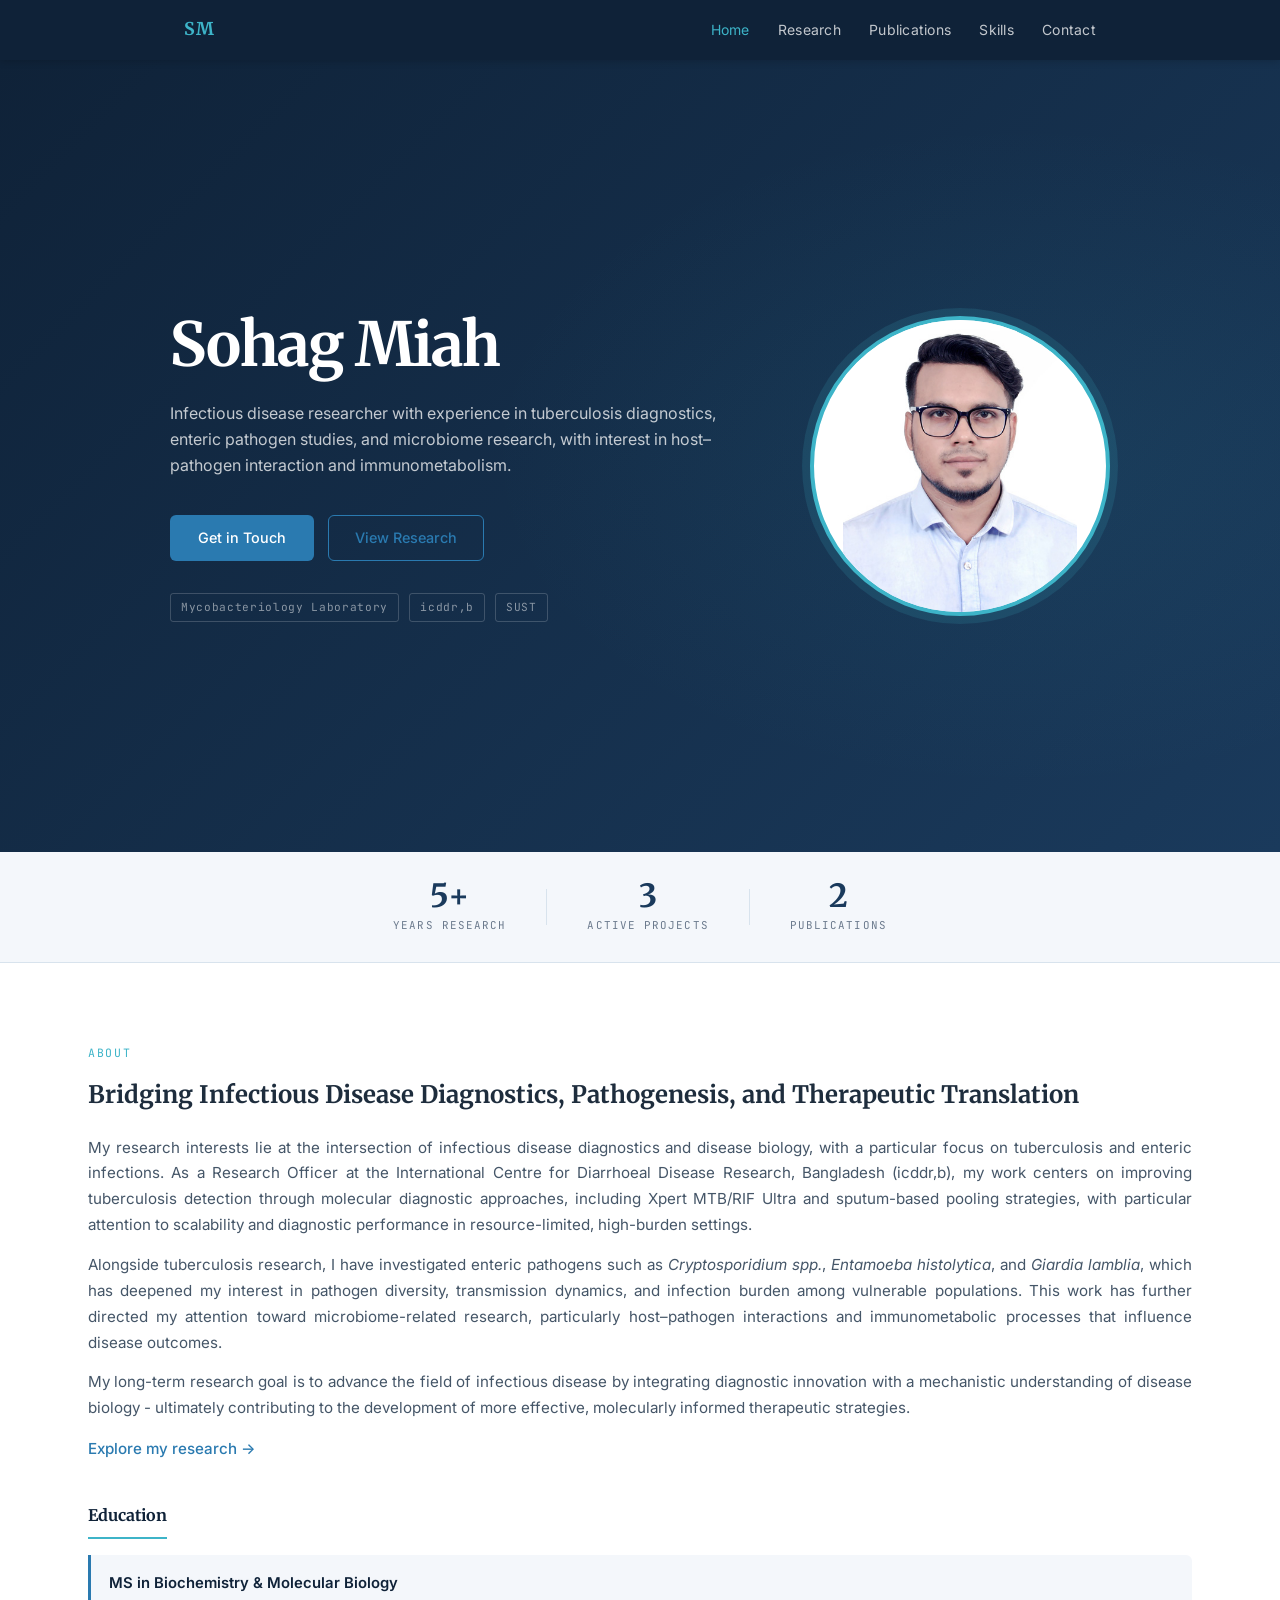
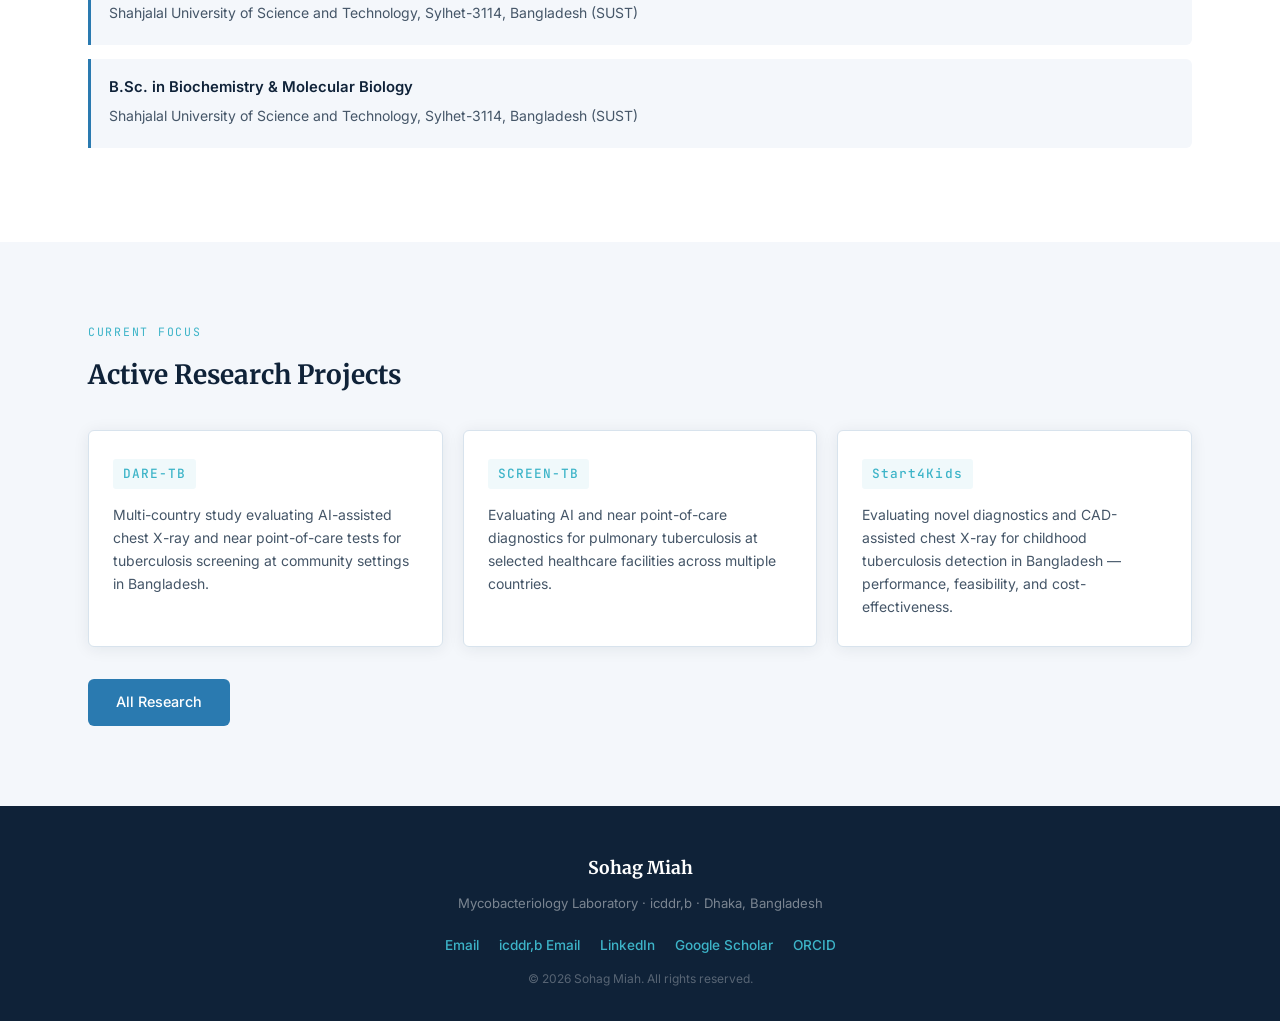
<file: index.html>
<!DOCTYPE html>
<html lang="en">
<head>
  <meta charset="UTF-8" />
  <meta name="viewport" content="width=device-width, initial-scale=1.0"/>
  <title>Sohag Miah | Research Portfolio</title>
  <link rel="preconnect" href="https://fonts.googleapis.com">
  <link href="https://fonts.googleapis.com/css2?family=Merriweather:wght@300;400;700&family=Inter:wght@300;400;500;600&family=JetBrains+Mono:wght@400;500&display=swap" rel="stylesheet">
  <link rel="stylesheet" href="styles.css" />
  <link rel="icon" type="image/x-icon" href="favicon.ico">
<link rel="icon" type="image/png" sizes="192x192" href="favicon-192.png">
<link rel="apple-touch-icon" href="apple-touch-icon.png">
</head>
<body>

  <!-- NAV -->
  <header class="site-header">
    <nav class="nav-inner">
     <div class="nav-brand">SM</div>
      <ul class="nav-links">
        <li><a href="index.html" class="active">Home</a></li>
        <li><a href="research.html">Research</a></li>
        <li><a href="publications.html">Publications</a></li>
        <li><a href="skills.html">Skills</a></li>
        <li><a href="contact.html">Contact</a></li>
      </ul>
      <button class="nav-toggle" onclick="toggleMenu()">☰</button>
    </nav>
  </header>

  <!-- HERO -->
  <section class="hero">
    <div class="hero-content">
      <h1 class="hero-name">Sohag Miah</h1>
      <p class="hero-tagline">Infectious disease researcher with experience in tuberculosis diagnostics, enteric pathogen studies, and microbiome research, with interest in host–pathogen interaction and immunometabolism.</p>
      <div class="hero-links">
        <a href="mailto:jahidulhoquesohag@gmail.com" class="btn-primary">Get in Touch</a>
        <a href="research.html" class="btn-ghost">View Research</a>
      </div>
      <div class="hero-affiliations">
        <span class="affil-tag">Mycobacteriology Laboratory</span>
        <span class="affil-tag">icddr,b</span>
        <span class="affil-tag">SUST</span>
      </div>
    </div>
   <div class="hero-photo">
  <img src="profile.jpg" alt="Sohag Miah" />
</div>
  </section>

  <!-- QUICK STATS -->
  <section class="stats-bar">
    <div class="stat-item">
      <span class="stat-num">5+</span>
      <span class="stat-label">Years Research</span>
    </div>
    <div class="stat-divider"></div>
    <div class="stat-item">
      <span class="stat-num">3</span>
      <span class="stat-label">Active Projects</span>
    </div>
    <div class="stat-divider"></div>
    <div class="stat-item">
      <span class="stat-num">2</span>
      <span class="stat-label">Publications</span>
    </div>
  </section>

  <!-- ABOUT SNAPSHOT -->
  <section class="section about-snap">
    <div class="container">
      <div class="section-eyebrow">About</div>
      <div class="about-grid">
        <div class="about-text">
          <h2>Bridging Infectious Disease Diagnostics, Pathogenesis, and Therapeutic Translation</h2>
            <p>My research interests lie at the intersection of infectious disease diagnostics and disease biology, with a particular focus on tuberculosis and enteric infections. As a Research Officer at the International Centre for Diarrhoeal Disease Research, Bangladesh (icddr,b), my work centers on improving tuberculosis detection through molecular diagnostic approaches, including Xpert MTB/RIF Ultra and sputum-based pooling strategies, with particular attention to scalability and diagnostic performance in resource-limited, high-burden settings.</p>
            <p>Alongside tuberculosis research, I have investigated enteric pathogens such as <em>Cryptosporidium spp.</em>, <em>Entamoeba histolytica</em>, and <em>Giardia lamblia</em>, which has deepened my interest in pathogen diversity, transmission dynamics, and infection burden among vulnerable populations. This work has further directed my attention toward microbiome-related research, particularly host–pathogen interactions and immunometabolic processes that influence disease outcomes.</p>
            <p>My long-term research goal is to advance the field of infectious disease by integrating diagnostic innovation with a mechanistic understanding of disease biology - ultimately contributing to the development of more effective, molecularly informed therapeutic strategies.</p>
          <a href="research.html" class="inline-link">Explore my research →</a>
        </div>
        <div class="about-edu">
          <h3>Education</h3>
          <div class="edu-card">
            <div class="edu-degree">MS in Biochemistry & Molecular Biology</div>
            <div class="edu-inst">Shahjalal University of Science and Technology, Sylhet-3114, Bangladesh (SUST)</div>
          </div>
          <div class="edu-card">
            <div class="edu-degree">B.Sc. in Biochemistry & Molecular Biology</div>
            <div class="edu-inst">Shahjalal University of Science and Technology, Sylhet-3114, Bangladesh (SUST)</div>
          </div>
        </div>
      </div>
    </div>
  </section>

  <!-- CURRENT PROJECTS TEASER -->
  <section class="section projects-teaser">
    <div class="container">
      <div class="section-eyebrow">Current Focus</div>
      <h2>Active Research Projects</h2>
      <div class="project-cards">
        <div class="proj-card">
          <div class="proj-acronym">DARE-TB</div>
          <p>Multi-country study evaluating AI-assisted chest X-ray and near point-of-care tests for tuberculosis screening at community settings in Bangladesh.</p>
        </div>
        <div class="proj-card">
          <div class="proj-acronym">SCREEN-TB</div>
          <p>Evaluating AI and near point-of-care diagnostics for pulmonary tuberculosis at selected healthcare facilities across multiple countries.</p>
        </div>
        <div class="proj-card">
          <div class="proj-acronym">Start4Kids</div>
          <p>Evaluating novel diagnostics and CAD-assisted chest X-ray for childhood tuberculosis detection in Bangladesh — performance, feasibility, and cost-effectiveness.</p>
        </div>
      </div>
      <a href="research.html" class="btn-primary" style="margin-top:2rem;display:inline-block;">All Research</a>
    </div>
  </section>

  <!-- FOOTER -->
  <footer class="site-footer">
    <div class="container footer-inner">
      <div class="footer-name">Sohag Miah</div>
      <div class="footer-affil">Mycobacteriology Laboratory · icddr,b · Dhaka, Bangladesh</div>
      <div class="footer-links">
        <a href="mailto:jahidulhoquesohag@gmail.com">Email</a>
        <a href="mailto:sohag.miah1@icddrb.org">icddr,b Email</a>
  <a href="https://www.linkedin.com/in/sohag-miah1/" target="_blank">LinkedIn</a>
  <a href="https://scholar.google.com/citations?user=pTlmnM4AAAAJ&hl=en" target="_blank">Google Scholar</a>
  <a href="https://orcid.org/my-orcid?orcid=0000-0002-3999-5784" target="_blank">ORCID</a>
      </div>
      <div class="footer-copy">© 2026 Sohag Miah. All rights reserved.</div>
    </div>
  </footer>

  <script src="script.js"></script>
</body>
</html>
</file>
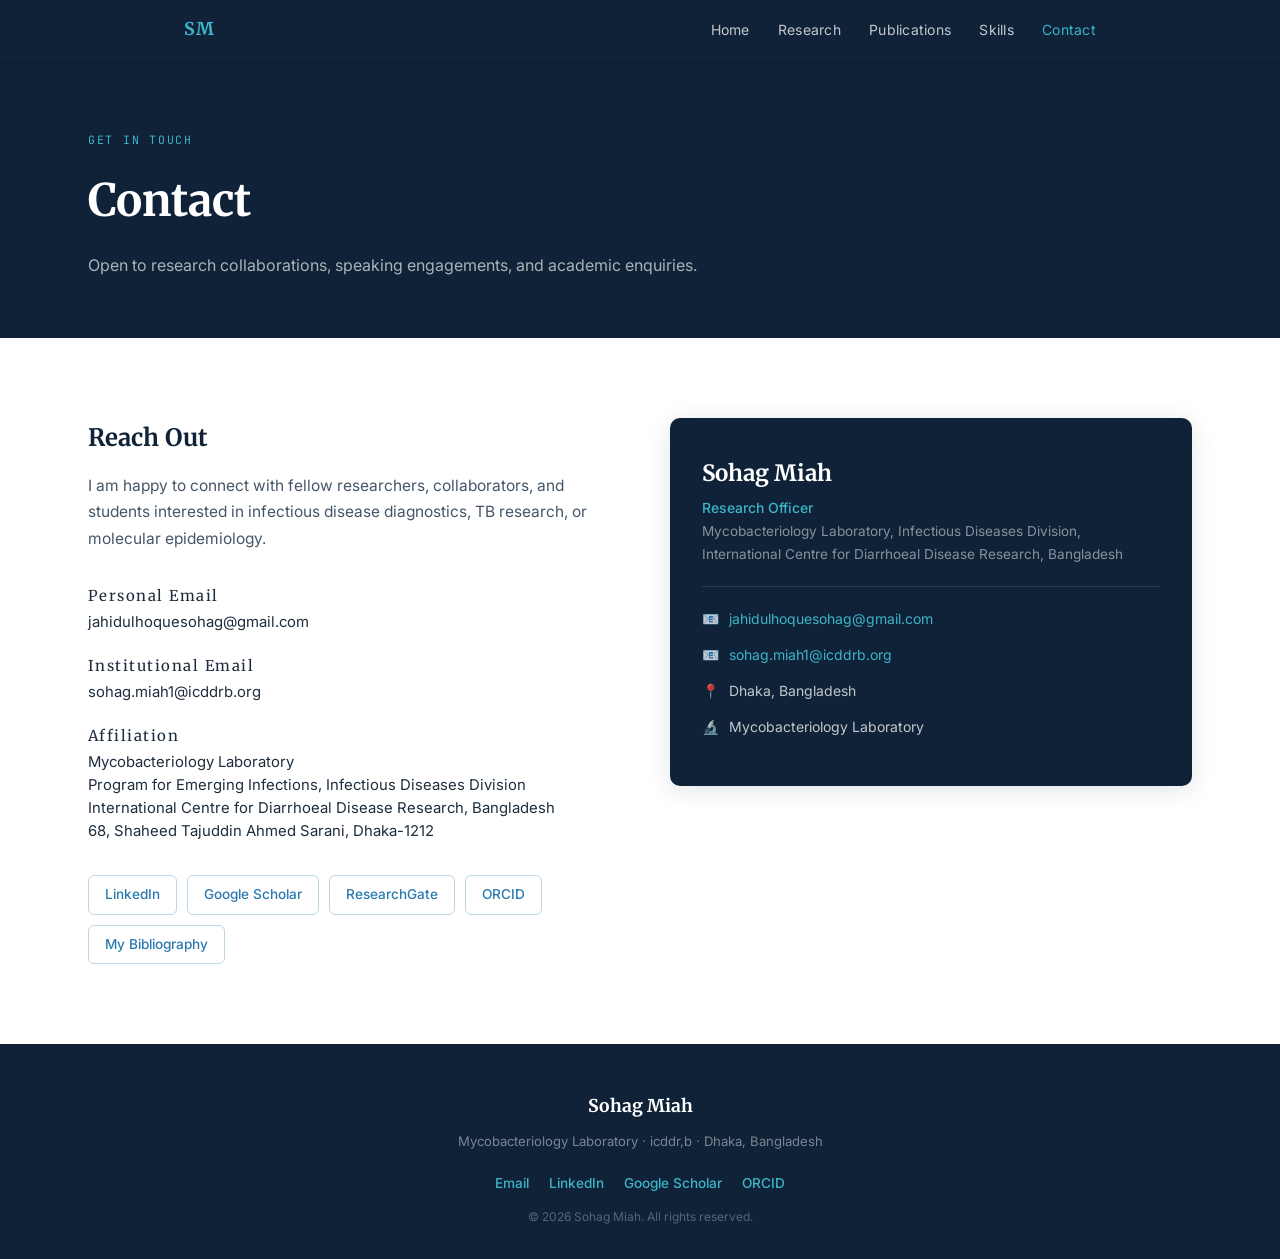
<file: contact.html>
<!DOCTYPE html>
<html lang="en">
<head>
  <meta charset="UTF-8" />
  <meta name="viewport" content="width=device-width, initial-scale=1.0"/>
  <title>Contact | Sohag Miah</title>
  <link rel="preconnect" href="https://fonts.googleapis.com">
  <link href="https://fonts.googleapis.com/css2?family=Merriweather:wght@300;400;700&family=Inter:wght@300;400;500;600&family=JetBrains+Mono:wght@400;500&display=swap" rel="stylesheet">
  <link rel="stylesheet" href="styles.css" />
  <link rel="icon" type="image/x-icon" href="favicon.ico">
<link rel="icon" type="image/png" sizes="192x192" href="favicon-192.png">
<link rel="apple-touch-icon" href="apple-touch-icon.png">
</head>
<body>

  <header class="site-header">
    <nav class="nav-inner">
      <div class="nav-brand">SM</div>
      <ul class="nav-links">
        <li><a href="index.html">Home</a></li>
        <li><a href="research.html">Research</a></li>
        <li><a href="publications.html">Publications</a></li>
        <li><a href="skills.html">Skills</a></li>
        <li><a href="contact.html" class="active">Contact</a></li>
      </ul>
      <button class="nav-toggle" onclick="toggleMenu()">☰</button>
    </nav>
  </header>

  <section class="page-hero">
    <div class="container">
      <div class="section-eyebrow">Get in Touch</div>
      <h1>Contact</h1>
      <p class="page-subtitle">Open to research collaborations, speaking engagements, and academic enquiries.</p>
    </div>
  </section>

  <section class="section">
    <div class="container">
      <div class="contact-grid">

        <div class="contact-info">
          <h2>Reach Out</h2>
          <p>I am happy to connect with fellow researchers, collaborators, and students interested in infectious disease diagnostics, TB research, or molecular epidemiology.</p>

          <div class="contact-items">
            <div class="contact-item">
              <span class="contact-label">Personal Email</span>
              <a href="mailto:jahidulhoquesohag@gmail.com">jahidulhoquesohag@gmail.com</a>
            </div>
            <div class="contact-item">
              <span class="contact-label">Institutional Email</span>
              <a href="mailto:sohag.miah1@icddrb.org">sohag.miah1@icddrb.org</a>
            </div>
            <div class="contact-item">
              <span class="contact-label">Affiliation</span>
              <span>Mycobacteriology Laboratory<br>Program for Emerging Infections, Infectious Diseases Division<br>International Centre for Diarrhoeal Disease Research, Bangladesh<br>68, Shaheed Tajuddin Ahmed Sarani, Dhaka-1212</span>
            </div>
          </div>

          <div class="social-links">
            <a href="https://www.linkedin.com/in/sohag-miah1/" class="social-btn">LinkedIn</a>
            <a href="https://scholar.google.com/citations?user=pTlmnM4AAAAJ&hl=en" class="social-btn">Google Scholar</a>
            <a href="https://www.researchgate.net/profile/Sohag-Miah-5" class="social-btn">ResearchGate</a>
            <a href="https://orcid.org/my-orcid?orcid=0000-0002-3999-5784" class="social-btn">ORCID</a>
            <a href="https://www.ncbi.nlm.nih.gov/myncbi/collections/mybibliography/" class="social-btn">My Bibliography</a>
          </div>
        </div>

        <div class="contact-card">
          <div class="vcard">
            <div class="vcard-name">Sohag Miah</div>
            <div class="vcard-title">Research Officer</div>
            <div class="vcard-org">Mycobacteriology Laboratory, Infectious Diseases Division, International Centre for Diarrhoeal Disease Research, Bangladesh</div>
            <div class="vcard-divider"></div>
            <div class="vcard-field">
              <span>📧</span>
              <a href="mailto:jahidulhoquesohag@gmail.com">jahidulhoquesohag@gmail.com</a>
            </div>
            <div class="vcard-field">
              <span>📧</span>
              <a href="mailto:sohag.miah1@icddrb.org">sohag.miah1@icddrb.org</a>
            </div>
            <div class="vcard-field">
              <span>📍</span>
              <span>Dhaka, Bangladesh</span>
            </div>
            <div class="vcard-field">
              <span>🔬</span>
              <span>Mycobacteriology Laboratory</span>
            </div>
          </div>
        </div>

      </div>
    </div>
  </section>

  <footer class="site-footer">
    <div class="container footer-inner">
      <div class="footer-name">Sohag Miah</div>
      <div class="footer-affil">Mycobacteriology Laboratory · icddr,b · Dhaka, Bangladesh</div>
      <div class="footer-links">
        <a href="mailto:jahidulhoquesohag@gmail.com">Email</a>
        <a href="https://www.linkedin.com/in/sohag-miah1/">LinkedIn</a>
        <a href="https://scholar.google.com/citations?user=pTlmnM4AAAAJ&hl=en">Google Scholar</a>
        <a href="https://orcid.org/my-orcid?orcid=0000-0002-3999-5784">ORCID</a>
      </div>
      <div class="footer-copy">© 2026 Sohag Miah. All rights reserved.</div>
    </div>
  </footer>
  <script src="script.js"></script>
</body>
</html>
</file>
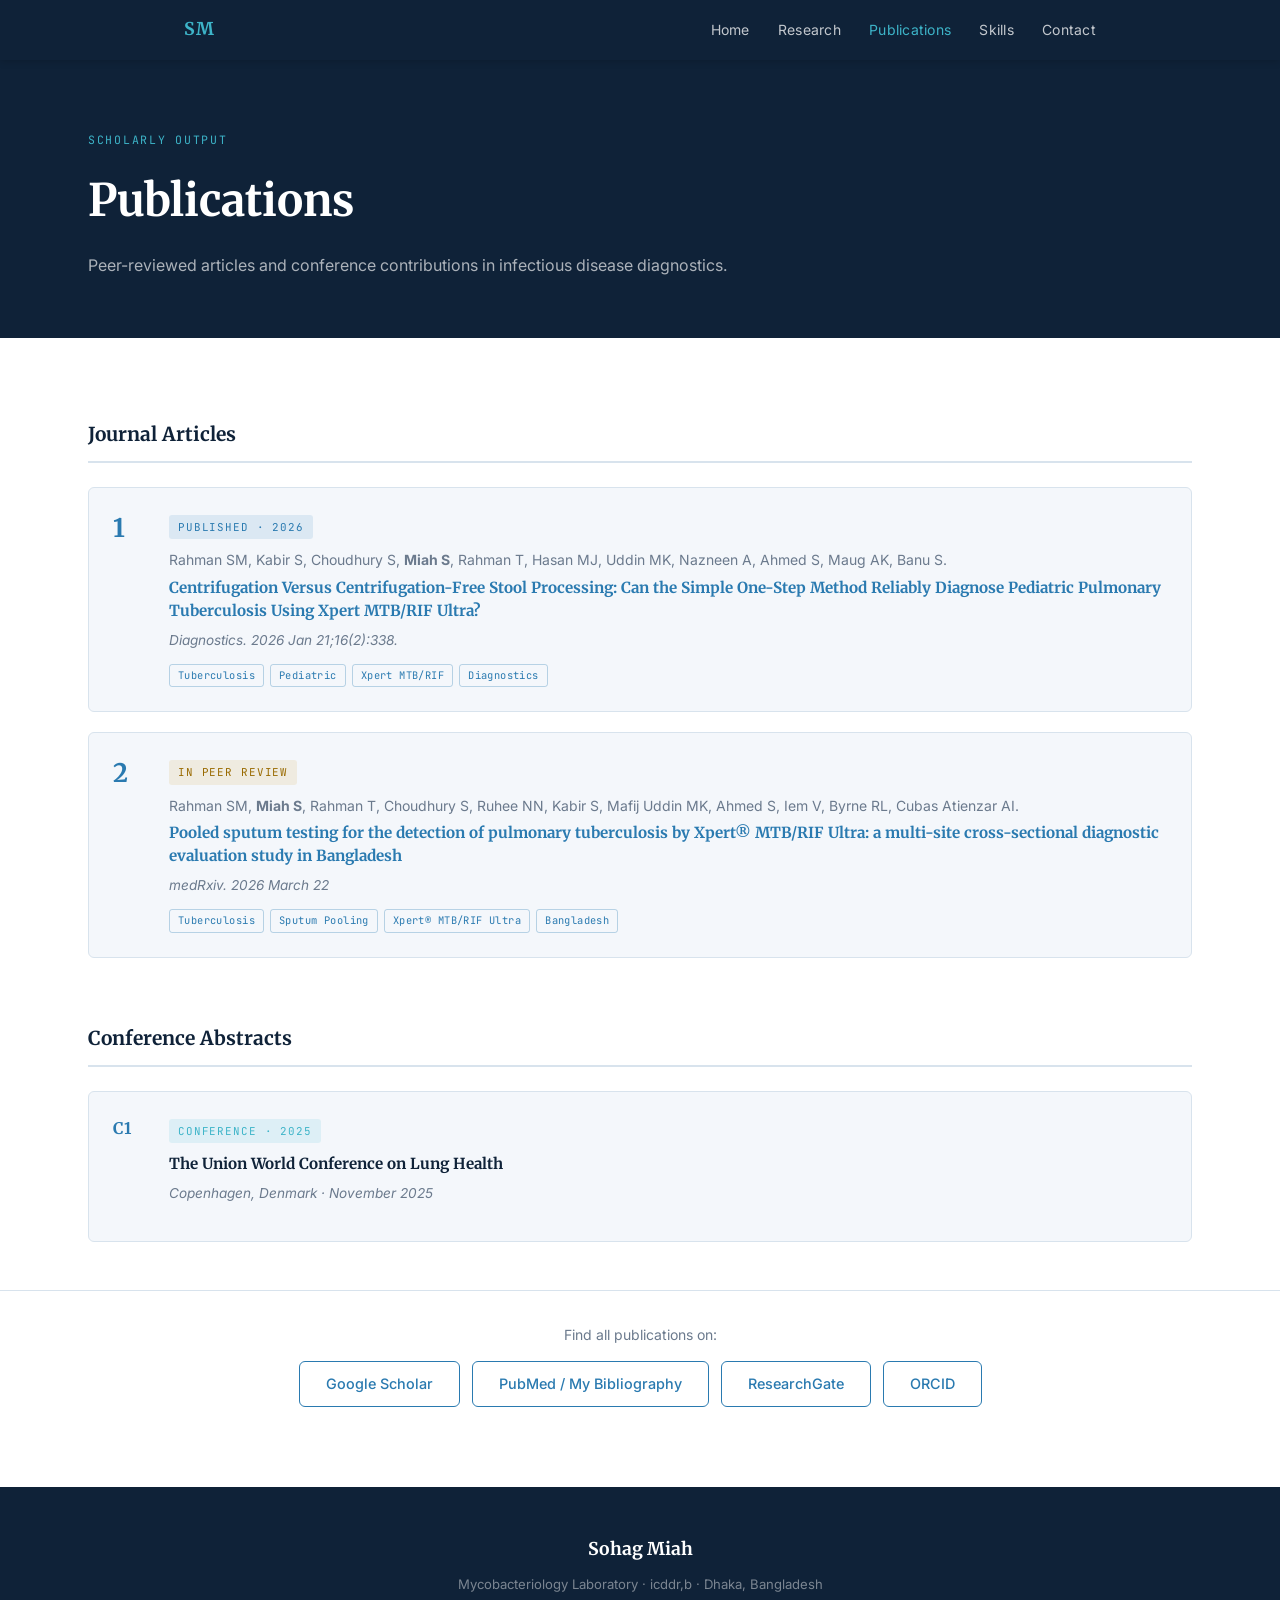
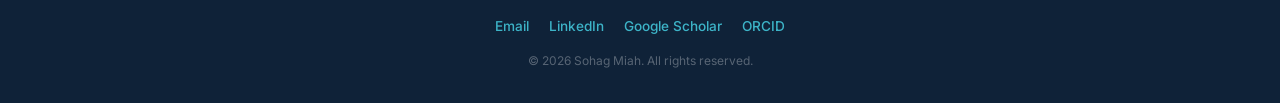
<file: publications.html>
<!DOCTYPE html>
<html lang="en">
<head>
  <meta charset="UTF-8" />
  <meta name="viewport" content="width=device-width, initial-scale=1.0"/>
  <title>Publications | Sohag Miah</title>
  <link rel="preconnect" href="https://fonts.googleapis.com">
  <link href="https://fonts.googleapis.com/css2?family=Merriweather:wght@300;400;700&family=Inter:wght@300;400;500;600&family=JetBrains+Mono:wght@400;500&display=swap" rel="stylesheet">
  <link rel="stylesheet" href="styles.css" />
  <link rel="icon" type="image/x-icon" href="favicon.ico">
<link rel="icon" type="image/png" sizes="192x192" href="favicon-192.png">
<link rel="apple-touch-icon" href="apple-touch-icon.png">
</head>
<body>

  <header class="site-header">
    <nav class="nav-inner">
      <div class="nav-brand">SM</div>
      <ul class="nav-links">
        <li><a href="index.html">Home</a></li>
        <li><a href="research.html">Research</a></li>
        <li><a href="publications.html" class="active">Publications</a></li>
        <li><a href="skills.html">Skills</a></li>
        <li><a href="contact.html">Contact</a></li>
      </ul>
      <button class="nav-toggle" onclick="toggleMenu()">☰</button>
    </nav>
  </header>

  <section class="page-hero">
    <div class="container">
      <div class="section-eyebrow">Scholarly Output</div>
      <h1>Publications</h1>
      <p class="page-subtitle">Peer-reviewed articles and conference contributions in infectious disease diagnostics.</p>
    </div>
  </section>

  <section class="section">
    <div class="container">

      <h2 class="pub-section-title">Journal Articles</h2>

      <div class="pub-list">

        <div class="pub-card">
          <div class="pub-number">1</div>
          <div class="pub-content">
            <div class="pub-status published">Published · 2026</div>
            <p class="pub-authors">Rahman SM, Kabir S, Choudhury S, <strong>Miah S</strong>, Rahman T, Hasan MJ, Uddin MK, Nazneen A, Ahmed S, Maug AK, Banu S.</p>
        <p class="pub-title">
  <a href="https://doi.org/10.3390/diagnostics16020338" target="_blank" rel="noopener noreferrer">
    Centrifugation Versus Centrifugation-Free Stool Processing: Can the Simple One-Step Method Reliably Diagnose Pediatric Pulmonary Tuberculosis Using Xpert MTB/RIF Ultra?  </a>
</p>
            <p class="pub-journal">Diagnostics. 2026 Jan 21;16(2):338.</p>
            <div class="pub-tags">
              <span class="tag">Tuberculosis</span>
              <span class="tag">Pediatric</span>
              <span class="tag">Xpert MTB/RIF</span>
              <span class="tag">Diagnostics</span>
            </div>
          </div>
        </div>

        <div class="pub-card">
          <div class="pub-number">2</div>
          <div class="pub-content">
            <div class="pub-status review">In Peer Review</div>
            <p class="pub-authors">Rahman SM, <strong>Miah S</strong>, Rahman T, Choudhury S, Ruhee NN, Kabir S, Mafij Uddin MK, Ahmed S, Iem V, Byrne RL, Cubas Atienzar AI.</p>
            <p class="pub-title">
  <a href="https://doi.org/10.64898/2026.03.19.26348771" target="_blank" rel="noopener noreferrer">
    Pooled sputum testing for the detection of pulmonary tuberculosis by Xpert® MTB/RIF Ultra: a multi-site cross-sectional diagnostic evaluation study in Bangladesh  </a>
            </p>
            <p class="pub-journal">medRxiv. 2026 March 22</p>
            <div class="pub-tags">
              <span class="tag">Tuberculosis</span>
              <span class="tag">Sputum Pooling</span>
              <span class="tag">Xpert® MTB/RIF Ultra</span>
              <span class="tag">Bangladesh</span>
            </div>
          </div>
        </div>

      </div>

      <h2 class="pub-section-title" style="margin-top:4rem;">Conference Abstracts</h2>

      <div class="pub-list">
        <div class="pub-card">
          <div class="pub-number conf">C1</div>
          <div class="pub-content">
            <div class="pub-status conf-badge">Conference · 2025</div>
            <p class="pub-title">The Union World Conference on Lung Health</p>
            <p class="pub-journal">Copenhagen, Denmark · November 2025</p>
            </div>
          </div>
        </div>
      </div>

      <div class="scholar-links">
        <p>Find all publications on:</p>
        <div class="scholar-btns">
          <a href="https://scholar.google.com/citations?user=pTlmnM4AAAAJ&hl=en" class="btn-ghost">Google Scholar</a>
          <a href="https://www.ncbi.nlm.nih.gov/myncbi/collections/mybibliography/" class="btn-ghost">PubMed / My Bibliography</a>
          <a href="https://www.researchgate.net/profile/Sohag-Miah-5" class="btn-ghost">ResearchGate</a>
          <a href="https://orcid.org/my-orcid?orcid=0000-0002-3999-5784" class="btn-ghost">ORCID</a>
        </div>
      </div>

    </div>
  </section>

  <footer class="site-footer">
    <div class="container footer-inner">
      <div class="footer-name">Sohag Miah</div>
      <div class="footer-affil">Mycobacteriology Laboratory · icddr,b · Dhaka, Bangladesh</div>
      <div class="footer-links">
        <a href="mailto:jahidulhoquesohag@gmail.com">Email</a>
        <a href="https://www.linkedin.com/in/sohag-miah1/">LinkedIn</a>
        <a href="https://scholar.google.com/citations?user=pTlmnM4AAAAJ&hl=en">Google Scholar</a>
        <a href="https://orcid.org/my-orcid?orcid=0000-0002-3999-5784">ORCID</a>
      </div>
      <div class="footer-copy">© 2026 Sohag Miah. All rights reserved.</div>
    </div>
  </footer>
  <script src="script.js"></script>
</body>
</html>
</file>
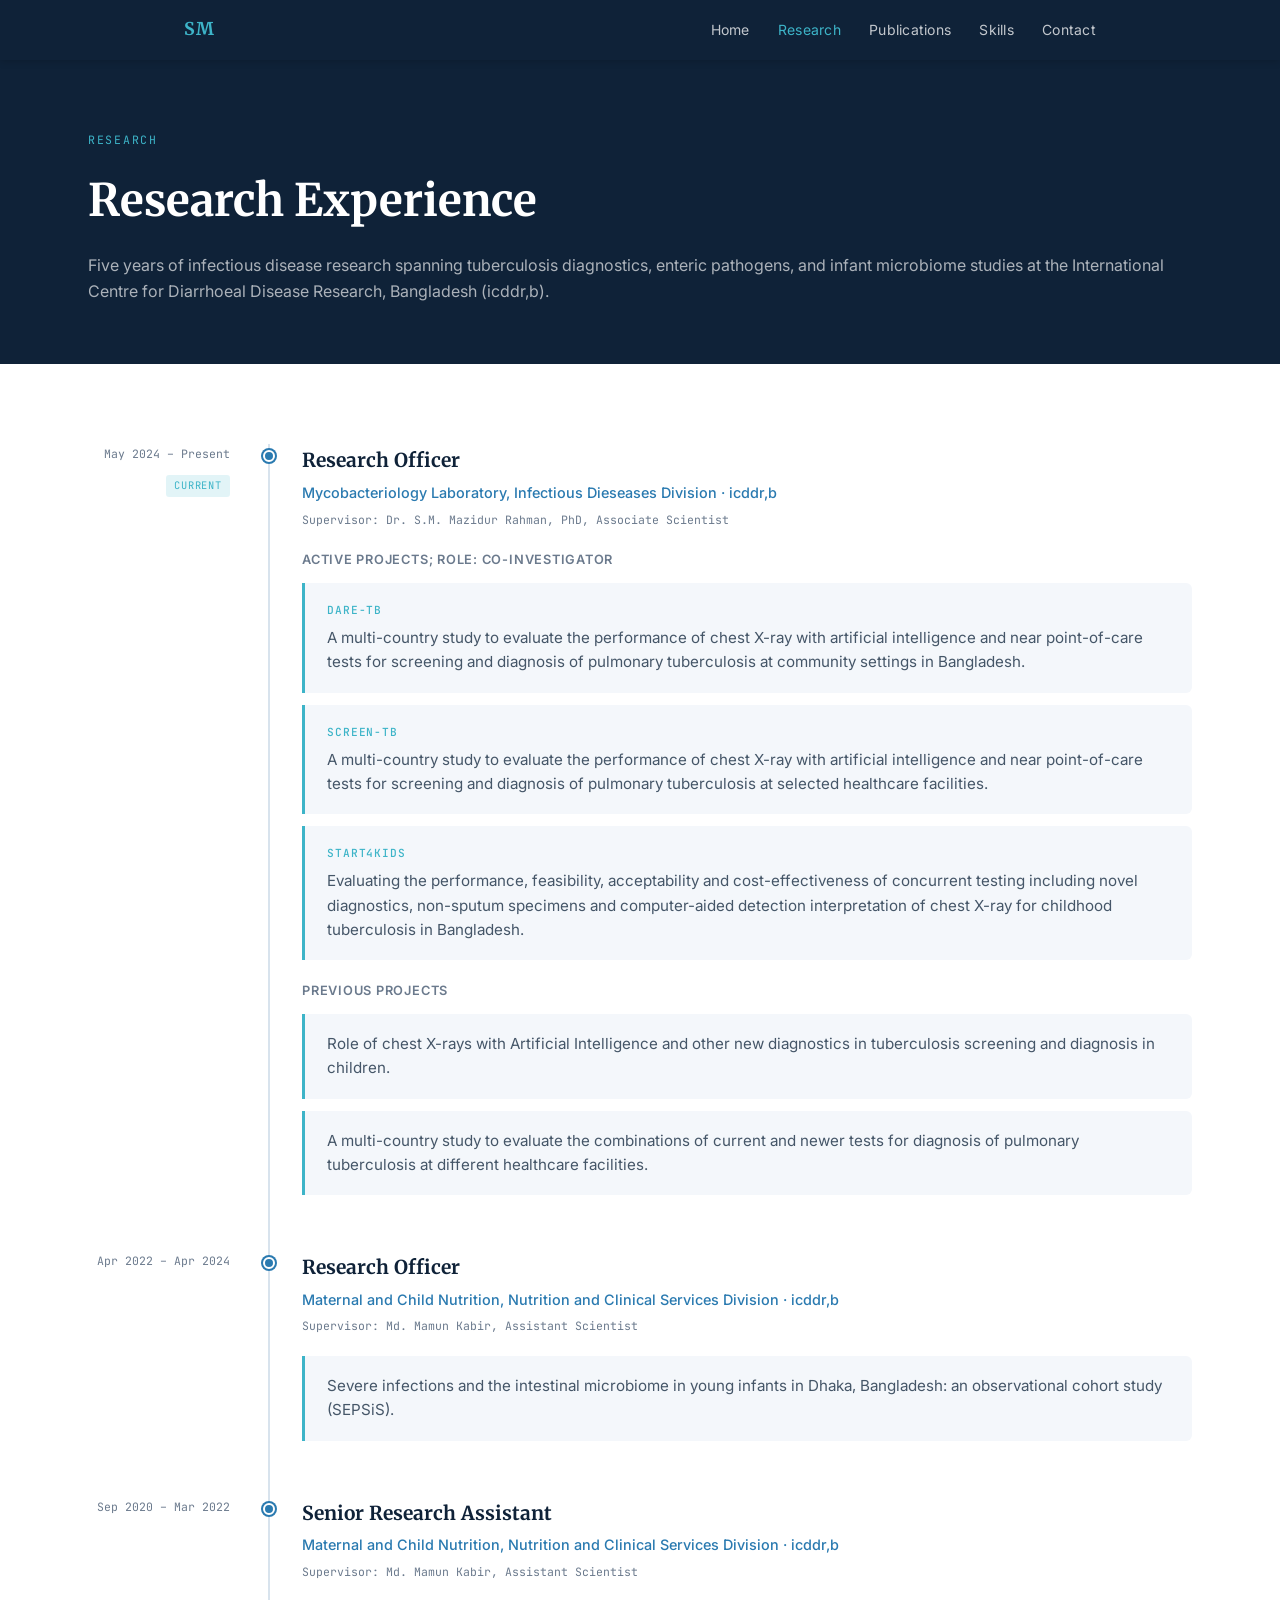
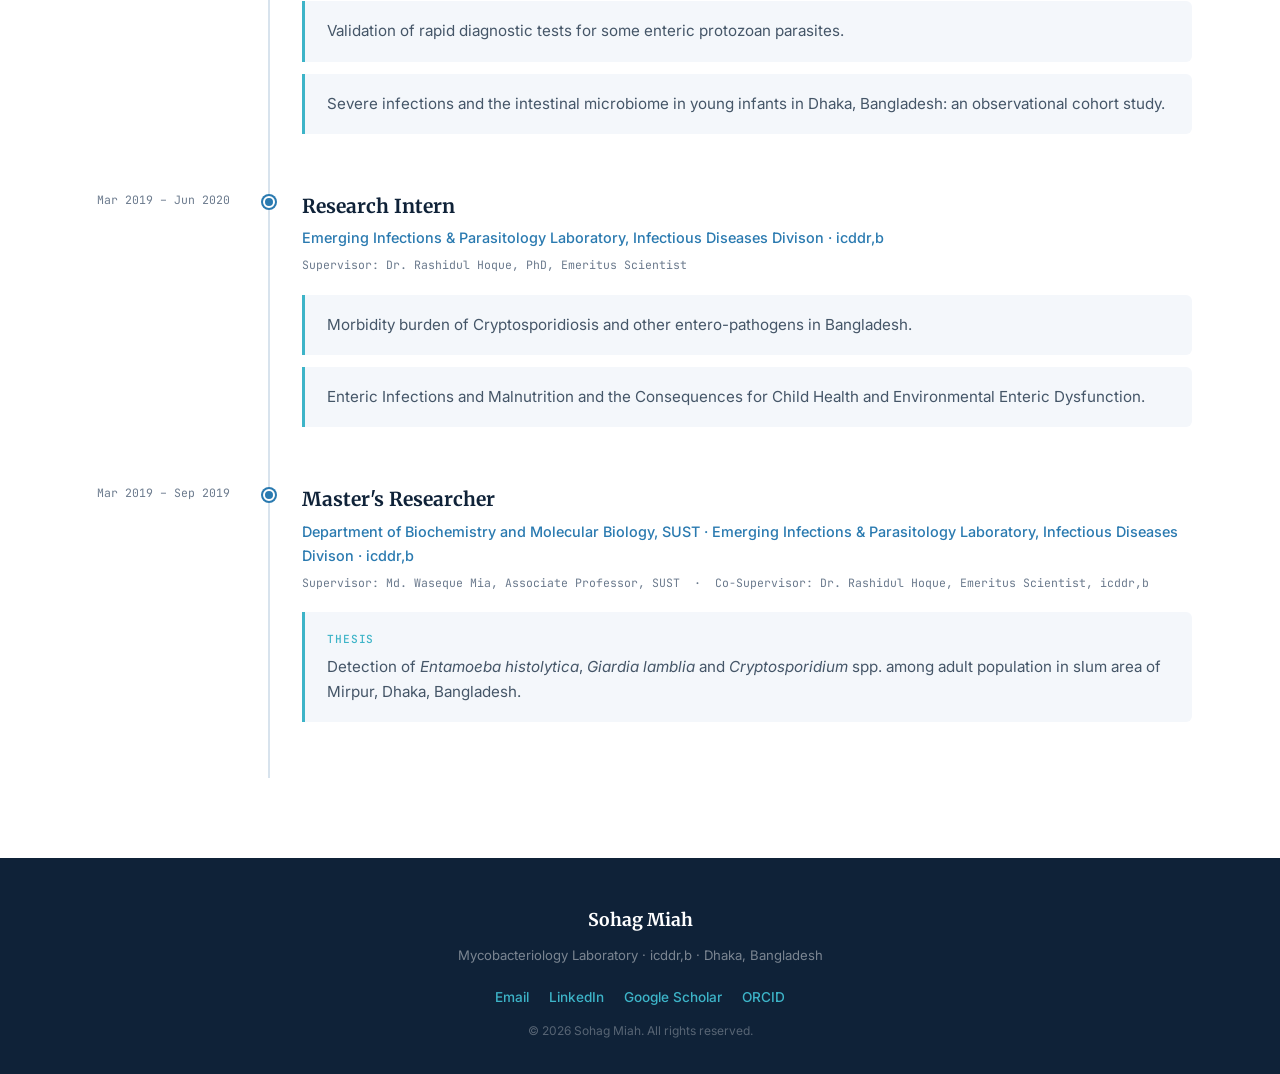
<file: research.html>
<!DOCTYPE html>
<html lang="en">
<head>
  <meta charset="UTF-8" />
  <meta name="viewport" content="width=device-width, initial-scale=1.0"/>
  <title>Research | Sohag Miah</title>
  <link rel="preconnect" href="https://fonts.googleapis.com">
  <link href="https://fonts.googleapis.com/css2?family=Merriweather:wght@300;400;700&family=Inter:wght@300;400;500;600&family=JetBrains+Mono:wght@400;500&display=swap" rel="stylesheet">
  <link rel="stylesheet" href="styles.css" />
  <link rel="icon" type="image/x-icon" href="favicon.ico">
<link rel="icon" type="image/png" sizes="192x192" href="favicon-192.png">
<link rel="apple-touch-icon" href="apple-touch-icon.png">
</head>
<body>

  <header class="site-header">
    <nav class="nav-inner">
      <div class="nav-brand">SM</div>
      <ul class="nav-links">
        <li><a href="index.html">Home</a></li>
        <li><a href="research.html" class="active">Research</a></li>
        <li><a href="publications.html">Publications</a></li>
        <li><a href="skills.html">Skills</a></li>
        <li><a href="contact.html">Contact</a></li>
      </ul>
      <button class="nav-toggle" onclick="toggleMenu()">☰</button>
    </nav>
  </header>

  <section class="page-hero">
    <div class="container">
      <div class="section-eyebrow">Research</div>
      <h1>Research Experience</h1>
      <p class="page-subtitle">Five years of infectious disease research spanning tuberculosis diagnostics, enteric pathogens, and infant microbiome studies at the International Centre for Diarrhoeal Disease Research, Bangladesh (icddr,b).</p>
    </div>
  </section>

  <section class="section">
    <div class="container">

      <div class="timeline">

        <!-- Position 1 -->
        <div class="tl-entry">
          <div class="tl-meta">
            <span class="tl-date">May 2024 – Present</span>
            <span class="tl-badge current">Current</span>
          </div>
          <div class="tl-body">
            <h2 class="tl-title">Research Officer</h2>
            <div class="tl-org">Mycobacteriology Laboratory, Infectious Dieseases Division · icddr,b</div>
            <div class="tl-supervisor">Supervisor: Dr. S.M. Mazidur Rahman, PhD, Associate Scientist </div>

            <h4>Active Projects; Role: Co-Investigator</h4>
            <div class="project-list">
              <div class="project-item">
                <div class="pi-acronym">DARE-TB</div>
                <p>A multi-country study to evaluate the performance of chest X-ray with artificial intelligence and near point-of-care tests for screening and diagnosis of pulmonary tuberculosis at community settings in Bangladesh. </p>
              </div>
              <div class="project-item">
                <div class="pi-acronym">SCREEN-TB</div>
                <p>A multi-country study to evaluate the performance of chest X-ray with artificial intelligence and near point-of-care tests for screening and diagnosis of pulmonary tuberculosis at selected healthcare facilities.</p>
              </div>
              <div class="project-item">
                <div class="pi-acronym">Start4Kids</div>
                <p>Evaluating the performance, feasibility, acceptability and cost-effectiveness of concurrent testing including novel diagnostics, non-sputum specimens and computer-aided detection interpretation of chest X-ray for childhood 
tuberculosis in Bangladesh.</p>
              </div>
            </div>

            <h4>Previous Projects</h4>
            <div class="project-list">
              <div class="project-item">
                <p>Role of chest X-rays with Artificial Intelligence and other new diagnostics in tuberculosis screening and diagnosis in children.</p>
              </div>
              <div class="project-item">
                <p>A multi-country study to evaluate the combinations of current and newer tests for diagnosis of pulmonary tuberculosis at different healthcare facilities.</p>
              </div>
            </div>
          </div>
        </div>

        <!-- Position 2 -->
        <div class="tl-entry">
          <div class="tl-meta">
            <span class="tl-date">Apr 2022 – Apr 2024</span>
          </div>
          <div class="tl-body">
            <h2 class="tl-title">Research Officer</h2>
            <div class="tl-org">Maternal and Child Nutrition, Nutrition and Clinical Services Division · icddr,b</div>
            <div class="tl-supervisor">Supervisor: Md. Mamun Kabir, Assistant Scientist</div>
            <div class="project-list">
              <div class="project-item">
                <p>Severe infections and the intestinal microbiome in young infants in Dhaka, Bangladesh: an observational cohort study (SEPSiS).</p>
              </div>
            </div>
          </div>
        </div>

        <!-- Position 3 -->
        <div class="tl-entry">
          <div class="tl-meta">
            <span class="tl-date">Sep 2020 – Mar 2022</span>
          </div>
          <div class="tl-body">
            <h2 class="tl-title">Senior Research Assistant</h2>
            <div class="tl-org">Maternal and Child Nutrition, Nutrition and Clinical Services Division · icddr,b</div>
            <div class="tl-supervisor">Supervisor: Md. Mamun Kabir, Assistant Scientist</div>
            <div class="project-list">
              <div class="project-item">
                <p>Validation of rapid diagnostic tests for some enteric protozoan parasites.</p>
              </div>
              <div class="project-item">
                <p>Severe infections and the intestinal microbiome in young infants in Dhaka, Bangladesh: an observational cohort study.</p>
              </div>
            </div>
          </div>
        </div>

        <!-- Position 4 -->
        <div class="tl-entry">
          <div class="tl-meta">
            <span class="tl-date">Mar 2019 – Jun 2020</span>
          </div>
          <div class="tl-body">
            <h2 class="tl-title">Research Intern</h2>
            <div class="tl-org">Emerging Infections & Parasitology Laboratory, Infectious Diseases Divison · icddr,b</div>
            <div class="tl-supervisor">Supervisor: Dr. Rashidul Hoque, PhD, Emeritus Scientist</div>
            <div class="project-list">
              <div class="project-item">
                <p>Morbidity burden of Cryptosporidiosis and other entero-pathogens in Bangladesh.</p>
              </div>
              <div class="project-item">
                <p>Enteric Infections and Malnutrition and the Consequences for Child Health and Environmental Enteric Dysfunction.</p>
              </div>
            </div>
          </div>
        </div>

        <!-- Position 5 -->
        <div class="tl-entry">
          <div class="tl-meta">
            <span class="tl-date">Mar 2019 – Sep 2019</span>
          </div>
          <div class="tl-body">
            <h2 class="tl-title">Master's Researcher</h2>
            <div class="tl-org">Department of Biochemistry and Molecular Biology, SUST ·  Emerging Infections & Parasitology Laboratory, Infectious Diseases Divison · icddr,b</div>
            <div class="tl-supervisor">Supervisor: Md. Waseque Mia, Associate Professor, SUST &nbsp;·&nbsp; Co-Supervisor: Dr. Rashidul Hoque, Emeritus Scientist, icddr,b</div>
            <div class="project-list">
              <div class="project-item">
                <div class="pi-acronym">Thesis</div>
                <p>Detection of <em>Entamoeba histolytica</em>, <em>Giardia lamblia</em> and <em>Cryptosporidium</em> </em>spp.</em> among adult population in slum area of Mirpur, Dhaka, Bangladesh.</p>
              </div>
            </div>
          </div>
        </div>

      </div>
    </div>
  </section>

  <footer class="site-footer">
    <div class="container footer-inner">
      <div class="footer-name">Sohag Miah</div>
      <div class="footer-affil">Mycobacteriology Laboratory · icddr,b · Dhaka, Bangladesh</div>
      <div class="footer-links">
        <a href="mailto:jahidulhoquesohag@gmail.com">Email</a>
        <a href="https://www.linkedin.com/in/sohag-miah1/">LinkedIn</a>
        <a href="https://scholar.google.com/citations?user=pTlmnM4AAAAJ&hl=en">Google Scholar</a>
        <a href="https://orcid.org/my-orcid?orcid=0000-0002-3999-5784">ORCID</a>
      </div>
      <div class="footer-copy">© 2026 Sohag Miah. All rights reserved.</div>
    </div>
  </footer>
  <script src="script.js"></script>
</body>
</html>
</file>
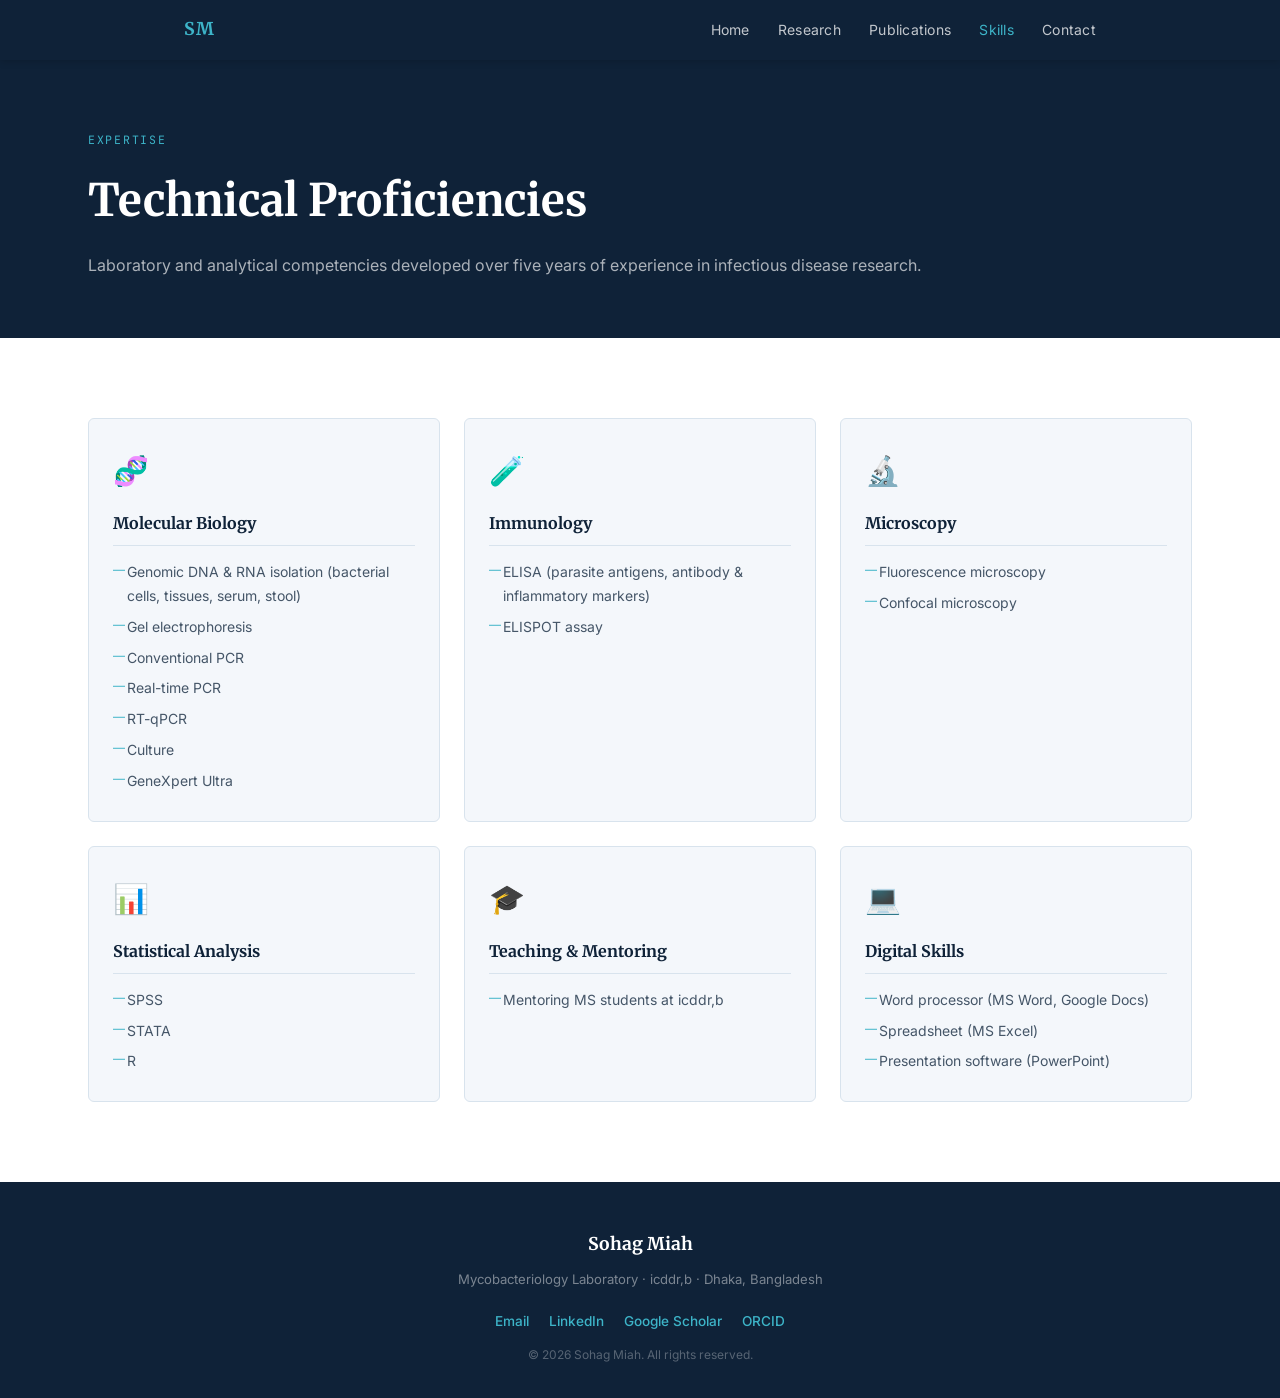
<file: skills.html>
<!DOCTYPE html>
<html lang="en">
<head>
  <meta charset="UTF-8" />
  <meta name="viewport" content="width=device-width, initial-scale=1.0"/>
  <title>Skills | Sohag Miah</title>
  <link rel="preconnect" href="https://fonts.googleapis.com">
  <link href="https://fonts.googleapis.com/css2?family=Merriweather:wght@300;400;700&family=Inter:wght@300;400;500;600&family=JetBrains+Mono:wght@400;500&display=swap" rel="stylesheet">
  <link rel="stylesheet" href="styles.css" />
  <link rel="icon" type="image/x-icon" href="favicon.ico">
<link rel="icon" type="image/png" sizes="192x192" href="favicon-192.png">
<link rel="apple-touch-icon" href="apple-touch-icon.png">
</head>
<body>

  <header class="site-header">
    <nav class="nav-inner">
      <div class="nav-brand">SM</div>
      <ul class="nav-links">
        <li><a href="index.html">Home</a></li>
        <li><a href="research.html">Research</a></li>
        <li><a href="publications.html">Publications</a></li>
        <li><a href="skills.html" class="active">Skills</a></li>
        <li><a href="contact.html">Contact</a></li>
      </ul>
      <button class="nav-toggle" onclick="toggleMenu()">☰</button>
    </nav>
  </header>

  <section class="page-hero">
    <div class="container">
      <div class="section-eyebrow">Expertise</div>
      <h1>Technical Proficiencies</h1>
      <p class="page-subtitle">Laboratory and analytical competencies developed over five years of experience in infectious disease research.</p>
    </div>
  </section>

  <section class="section">
    <div class="container">
      <div class="skills-grid">

        <div class="skill-group">
          <div class="skill-icon">🧬</div>
          <h3>Molecular Biology</h3>
          <ul class="skill-list">
            <li>Genomic DNA & RNA isolation (bacterial cells, tissues, serum, stool)</li>
            <li>Gel electrophoresis</li>
            <li>Conventional PCR</li>
            <li>Real-time PCR</li>
            <li>RT-qPCR</li>
            <li>Culture</li>
            <li>GeneXpert Ultra</li>
          </ul>
        </div>

        <div class="skill-group">
          <div class="skill-icon">🧪</div>
          <h3>Immunology</h3>
          <ul class="skill-list">
            <li>ELISA (parasite antigens, antibody & inflammatory markers)</li>
            <li>ELISPOT assay</li>
          </ul>
        </div>

        <div class="skill-group">
          <div class="skill-icon">🔬</div>
          <h3>Microscopy</h3>
          <ul class="skill-list">
            <li>Fluorescence microscopy</li>
            <li>Confocal microscopy</li>
          </ul>
        </div>

        <div class="skill-group">
          <div class="skill-icon">📊</div>
          <h3>Statistical Analysis</h3>
          <ul class="skill-list">
            <li>SPSS</li>
            <li>STATA</li>
            <li>R</li>
          </ul>
        </div>

        <div class="skill-group">
          <div class="skill-icon">🎓</div>
          <h3>Teaching & Mentoring</h3>
          <ul class="skill-list">
            <li>Mentoring MS students at icddr,b</li>
          </ul>
        </div>

        <div class="skill-group">
          <div class="skill-icon">💻</div>
          <h3>Digital Skills</h3>
          <ul class="skill-list">
            <li>Word processor (MS Word, Google Docs)</li>
            <li>Spreadsheet (MS Excel)</li>
            <li>Presentation software (PowerPoint)</li>
          </ul>
        </div>

      </div>
    </div>
  </section>

  <footer class="site-footer">
    <div class="container footer-inner">
      <div class="footer-name">Sohag Miah</div>
      <div class="footer-affil">Mycobacteriology Laboratory · icddr,b · Dhaka, Bangladesh</div>
      <div class="footer-links">
        <a href="mailto:jahidulhoquesohag@gmail.com">Email</a>
        <a href="https://www.linkedin.com/in/sohag-miah1/">LinkedIn</a>
        <a href="https://scholar.google.com/citations?user=pTlmnM4AAAAJ&hl=en">Google Scholar</a>
        <a href="https://orcid.org/my-orcid?orcid=0000-0002-3999-5784">ORCID</a>
      </div>
      <div class="footer-copy">© 2026 Sohag Miah. All rights reserved.</div>
    </div>
  </footer>
  <script src="script.js"></script>
</body>
</html>
</file>
<file: styles.css>
/* ============================================
   SOHAG MIAH PORTFOLIO — styles.css
   Palette: deep navy · slate blue · teal accent · warm white
   Type: Merriweather (display) · Inter (body) · JetBrains Mono (code/labels)
   ============================================ */

:root {
  --navy:    #0f2238;
  --blue:    #1a3a5c;
  --accent:  #2a7ab0;
  --teal:    #3db4c8;
  --light:   #f4f7fb;
  --white:   #ffffff;
  --muted:   #6b7a8d;
  --border:  #d8e3ed;
  --text:    #1e2d3d;
  --text-sm: #455668;

  --ff-display: 'Merriweather', Georgia, serif;
  --ff-body:    'Inter', system-ui, sans-serif;
  --ff-mono:    'JetBrains Mono', monospace;

  --radius: 6px;
  --shadow: 0 2px 16px rgba(15,34,56,0.08);
  --shadow-md: 0 4px 24px rgba(15,34,56,0.12);
}

*, *::before, *::after { box-sizing: border-box; margin: 0; padding: 0; }

html { scroll-behavior: smooth; }

body {
  font-family: var(--ff-body);
  color: var(--text);
  background: var(--white);
  line-height: 1.7;
  font-size: 16px;
}

a { color: var(--accent); text-decoration: none; }
a:hover { text-decoration: underline; }

img { max-width: 100%; display: block; }

/* ---- UTILITY ---- */
.container {
  max-width: 1200px;
  margin: 0 auto;
  padding: 0 48px;
}

.section {
  padding: 80px 0;
}

.section-eyebrow {
  font-family: var(--ff-mono);
  font-size: 0.72rem;
  letter-spacing: 0.15em;
  text-transform: uppercase;
  color: var(--teal);
  margin-bottom: 12px;
}

/* ---- BUTTONS ---- */
.btn-primary {
  display: inline-block;
  background: var(--accent);
  color: var(--white);
  padding: 11px 28px;
  border-radius: var(--radius);
  font-family: var(--ff-body);
  font-size: 0.9rem;
  font-weight: 500;
  transition: background 0.2s;
}
.btn-primary:hover { background: var(--blue); text-decoration: none; }

.btn-ghost {
  display: inline-block;
  border: 1.5px solid var(--accent);
  color: var(--accent);
  padding: 10px 26px;
  border-radius: var(--radius);
  font-size: 0.9rem;
  font-weight: 500;
  transition: all 0.2s;
}
.btn-ghost:hover { background: var(--accent); color: var(--white); text-decoration: none; }

.inline-link {
  color: var(--accent);
  font-weight: 500;
  font-size: 0.95rem;
}
.inline-link:hover { text-decoration: underline; }

/* ============================================
   HEADER / NAV
   ============================================ */
.site-header {
  position: sticky;
  top: 0;
  z-index: 100;
  background: var(--navy);
  box-shadow: 0 1px 8px rgba(0,0,0,0.18);
}

.nav-inner {
  max-width: 960px;
  margin: 0 auto;
  padding: 0 24px;
  display: flex;
  align-items: center;
  justify-content: space-between;
  height: 60px;
}

.nav-brand {
  font-family: var(--ff-display);
  font-size: 1.1rem;
  font-weight: 700;
  color: var(--teal);
  letter-spacing: 0.04em;
}

.nav-links {
  display: flex;
  gap: 28px;
  list-style: none;
}

.nav-links a {
  color: rgba(255,255,255,0.75);
  font-size: 0.875rem;
  font-weight: 400;
  letter-spacing: 0.02em;
  transition: color 0.15s;
}
.nav-links a:hover,
.nav-links a.active {
  color: var(--white);
  text-decoration: none;
}
.nav-links a.active {
  color: var(--teal);
}

.nav-toggle {
  display: none;
  background: none;
  border: none;
  color: var(--white);
  font-size: 1.4rem;
  cursor: pointer;
}

/* ============================================
   HERO (Homepage)
   ============================================ */
.hero {
  background: linear-gradient(135deg, var(--navy) 0%, var(--blue) 100%);
  color: var(--white);
  padding: 100px 24px 80px;
  display: flex;
  align-items: center;
  justify-content: center;
  gap: 60px;
  min-height: 88vh;
  position: relative;
  overflow: hidden;
}

.hero::before {
  content: '';
  position: absolute;
  inset: 0;
  background: radial-gradient(ellipse 60% 60% at 80% 50%, rgba(61,180,200,0.08) 0%, transparent 70%);
  pointer-events: none;
}

.hero-content {
  max-width: 600px;
  z-index: 1;
}

.hero-label {
  font-family: var(--ff-mono);
  font-size: 0.72rem;
  letter-spacing: 0.14em;
  text-transform: uppercase;
  color: var(--teal);
  margin-bottom: 20px;
}

.hero-name {
  font-family: var(--ff-display);
  font-size: clamp(2.4rem, 6vw, 3.8rem);
  font-weight: 700;
  line-height: 1.15;
  margin-bottom: 20px;
  letter-spacing: -0.02em;
}

.hero-tagline {
   font-size: 1rem;
  color: rgba(255,255,255,0.75);
  line-height: 1.65;
  margin-bottom: 36px;
  max-width: 580px;
}

.hero-links {
  display: flex;
  gap: 14px;
  flex-wrap: wrap;
  margin-bottom: 32px;
}

.hero-affiliations {
  display: flex;
  gap: 10px;
  flex-wrap: wrap;
}

.affil-tag {
  font-family: var(--ff-mono);
  font-size: 0.7rem;
  letter-spacing: 0.06em;
  color: rgba(255,255,255,0.5);
  border: 1px solid rgba(255,255,255,0.18);
  padding: 4px 10px;
  border-radius: 3px;
}

.hero-dna {
  width: 120px;
  opacity: 0.5;
  flex-shrink: 0;
  animation: float 6s ease-in-out infinite;
}

.dna-svg { height: 300px; }

@keyframes float {
  0%, 100% { transform: translateY(0); }
  50% { transform: translateY(-12px); }
}
.dna-svg { height: 300px; }

@keyframes float {
  0%, 100% { transform: translateY(0); }
  50% { transform: translateY(-12px); }
}

/* ---- PROFILE PHOTO ---- */
.hero-photo {
  flex-shrink: 0;
  z-index: 1;
}

.hero-photo img {
  width: 300px;
  height: 300px;
  border-radius: 50%;
  object-fit: contain;
   background: #ffffff;
  border: 4px solid var(--teal);
  box-shadow: 0 0 0 8px rgba(61, 180, 200, 0.15);
}
/* ============================================
   STATS BAR
   ============================================ */
.stats-bar {
  background: var(--light);
  border-bottom: 1px solid var(--border);
  display: flex;
  justify-content: center;
  align-items: center;
  flex-wrap: wrap;
  gap: 0;
  padding: 28px 24px;
}

.stat-item {
  display: flex;
  flex-direction: column;
  align-items: center;
  padding: 0 40px;
}

.stat-num {
  font-family: var(--ff-display);
  font-size: 2rem;
  font-weight: 700;
  color: var(--blue);
  line-height: 1;
}

.stat-label {
  font-family: var(--ff-mono);
  font-size: 0.68rem;
  letter-spacing: 0.1em;
  text-transform: uppercase;
  color: var(--muted);
  margin-top: 4px;
}

.stat-divider {
  width: 1px;
  height: 36px;
  background: var(--border);
}

/* ============================================
   ABOUT SECTION
   ============================================ */
.about-snap {
  background: var(--white);
}

.about-grid {
  display: grid;
  grid-template-columns: 1fr;
  gap: 40px;
  align-items: start;
  max-width: 100%;
}

.about-text h2 {
  font-size: 1.5rem;
  font-family: var(--ff-display);
  font-weight: 700;
  line-height: 1.65;
  margin-bottom: 20px;
}

.about-text p {
  color: var(--text-sm);
  margin-bottom: 14px;
  font-size: 0.95rem;
  line-height: 1.7;
  text-align: justify;
}
.about-edu h3 {
  font-family: var(--ff-display);
  font-size: 1rem;
  font-weight: 700;
  color: var(--navy);
  margin-bottom: 16px;
  padding-bottom: 8px;
  border-bottom: 2px solid var(--teal);
  display: inline-block;
}

.edu-card {
  background: var(--light);
  border-left: 3px solid var(--accent);
  padding: 16px 18px;
  border-radius: 0 var(--radius) var(--radius) 0;
  margin-bottom: 14px;
}

.edu-degree {
  font-weight: 600;
  font-size: 0.93rem;
  color: var(--navy);
  margin-bottom: 4px;
}

.edu-inst {
  font-size: 0.875rem;
  color: var(--text-sm);
  margin-bottom: 4px;
}

.edu-meta {
  font-family: var(--ff-mono);
  font-size: 0.72rem;
  color: var(--muted);
}

/* ============================================
   PROJECT CARDS (Homepage teaser)
   ============================================ */
.projects-teaser {
  background: var(--light);
}

.projects-teaser h2 {
  font-family: var(--ff-display);
  font-size: 1.65rem;
  color: var(--navy);
  margin-bottom: 32px;
}

.project-cards {
  display: grid;
  grid-template-columns: repeat(3, 1fr);
  gap: 20px;
}

.proj-card {
  background: var(--white);
  border: 1px solid var(--border);
  border-radius: var(--radius);
  padding: 28px 24px;
  box-shadow: var(--shadow);
  transition: box-shadow 0.2s, transform 0.2s;
}

.proj-card:hover {
  box-shadow: var(--shadow-md);
  transform: translateY(-2px);
}

.proj-acronym {
  font-family: var(--ff-mono);
  font-size: 0.8rem;
  font-weight: 500;
  letter-spacing: 0.08em;
  color: var(--teal);
  background: rgba(61,180,200,0.08);
  display: inline-block;
  padding: 4px 10px;
  border-radius: 3px;
  margin-bottom: 14px;
}

.proj-card p {
  font-size: 0.875rem;
  color: var(--text-sm);
  line-height: 1.65;
}

/* ============================================
   PAGE HERO (inner pages)
   ============================================ */
.page-hero {
  background: var(--navy);
  color: var(--white);
  padding: 70px 24px 60px;
}

.page-hero h1 {
  font-family: var(--ff-display);
  font-size: clamp(1.8rem, 4vw, 2.8rem);
  font-weight: 700;
  margin-bottom: 14px;
  margin-top: 8px;
}

.page-subtitle {
  color: rgba(255,255,255,0.65);
  font-size: 1rem;
  line-height: 1.65;
}

/* ============================================
   RESEARCH TIMELINE
   ============================================ */
.timeline {
  display: flex;
  flex-direction: column;
  gap: 0;
}

.tl-entry {
  display: grid;
  grid-template-columns: 1fr;
  gap: 32px;
  border-left: 2px solid var(--border);
  padding: 0 0 56px 32px;
  position: relative;
  margin-left: 180px;
}

.tl-entry::before {
  content: '';
  position: absolute;
  left: -7px;
  top: 6px;
  width: 12px;
  height: 12px;
  border-radius: 50%;
  background: var(--accent);
  border: 2px solid var(--white);
  box-shadow: 0 0 0 2px var(--accent);
}

.tl-meta {
  position: absolute;
  left: -220px;
  top: 0;
  width: 180px;
  text-align: right;
}

.tl-date {
  font-family: var(--ff-mono);
  font-size: 0.72rem;
  color: var(--muted);
  display: block;
  margin-bottom: 6px;
}

.tl-badge {
  display: inline-block;
  font-family: var(--ff-mono);
  font-size: 0.65rem;
  letter-spacing: 0.08em;
  text-transform: uppercase;
  padding: 2px 8px;
  border-radius: 3px;
}

.tl-badge.current {
  background: rgba(61,180,200,0.15);
  color: var(--teal);
}

.tl-body {
  width: 100%;
}
.tl-title {
  font-family: var(--ff-display);
  font-size: 1.2rem;
  font-weight: 700;
  color: var(--navy);
  margin-bottom: 4px;
}

.tl-org {
  font-size: 0.9rem;
  font-weight: 500;
  color: var(--accent);
  margin-bottom: 4px;
}

.tl-supervisor {
  font-family: var(--ff-mono);
  font-size: 0.72rem;
  color: var(--muted);
  margin-bottom: 20px;
}

.tl-body h4 {
  font-size: 0.8rem;
  font-weight: 600;
  text-transform: uppercase;
  letter-spacing: 0.06em;
  color: var(--muted);
  margin-bottom: 12px;
  margin-top: 20px;
}

.project-list {
  display: flex;
  flex-direction: column;
  gap: 12px;
   width: 100%;
}

.project-item {
  background: var(--light);
  border-left: 3px solid var(--teal);
  padding: 18px 22px;
  border-radius: 0 var(--radius) var(--radius) 0;
}

.pi-acronym {
  font-family: var(--ff-mono);
  font-size: 0.7rem;
  font-weight: 500;
  letter-spacing: 0.08em;
  color: var(--teal);
  margin-bottom: 6px;
  text-transform: uppercase;
}

.project-item p {
  font-size: 0.95rem;
  color: var(--text-sm);
  line-height: 1.6;
}

/* ============================================
   PUBLICATIONS
   ============================================ */
.pub-section-title {
  font-family: var(--ff-display);
  font-size: 1.2rem;
  color: var(--navy);
  margin-bottom: 24px;
  padding-bottom: 10px;
  border-bottom: 2px solid var(--border);
}

.pub-list {
  display: flex;
  flex-direction: column;
  gap: 20px;
}

.pub-card {
  display: flex;
  gap: 20px;
  background: var(--light);
  border: 1px solid var(--border);
  border-radius: var(--radius);
  padding: 24px;
}

.pub-number {
  font-family: var(--ff-display);
  font-size: 1.6rem;
  font-weight: 700;
  color: var(--accent);
  min-width: 36px;
  line-height: 1;
  padding-top: 4px;
}

.pub-number.conf {
  font-size: 1rem;
}

.pub-content { flex: 1; }

.pub-status {
  font-family: var(--ff-mono);
  font-size: 0.68rem;
  letter-spacing: 0.08em;
  text-transform: uppercase;
  display: inline-block;
  padding: 3px 9px;
  border-radius: 3px;
  margin-bottom: 10px;
}

.pub-status.published {
  background: rgba(42,122,176,0.12);
  color: var(--accent);
}

.pub-status.review {
  background: rgba(200,150,30,0.12);
  color: #996a00;
}

.pub-status.conf-badge {
  background: rgba(61,180,200,0.12);
  color: var(--teal);
}

.pub-authors {
  font-size: 0.875rem;
  color: var(--muted);
  margin-bottom: 6px;
  line-height: 1.55;
}

.pub-title {
  font-family: var(--ff-display);
  font-size: 0.95rem;
  font-weight: 700;
  color: var(--navy);
  line-height: 1.5;
  margin-bottom: 6px;
}

.pub-journal {
  font-size: 0.85rem;
  color: var(--muted);
  font-style: italic;
  margin-bottom: 12px;
}

.pub-tags {
  display: flex;
  flex-wrap: wrap;
  gap: 6px;
}

.tag {
  font-family: var(--ff-mono);
  font-size: 0.65rem;
  letter-spacing: 0.04em;
  color: var(--accent);
  border: 1px solid rgba(42,122,176,0.3);
  padding: 2px 8px;
  border-radius: 3px;
}

.scholar-links {
  margin-top: 48px;
  padding-top: 32px;
  border-top: 1px solid var(--border);
text-align: center;
}

.scholar-links p {
  font-size: 0.875rem;
  color: var(--muted);
  margin-bottom: 14px;
}

.scholar-btns {
  display: flex;
  flex-wrap: wrap;
  gap: 12px;
  justify-content: center;
}

/* ============================================
   SKILLS
   ============================================ */
.skills-grid {
  display: grid;
  grid-template-columns: repeat(3, 1fr);
  gap: 24px;
}

.skill-group {
  background: var(--light);
  border: 1px solid var(--border);
  border-radius: var(--radius);
  padding: 28px 24px;
}

.skill-icon {
  font-size: 1.8rem;
  margin-bottom: 14px;
}

.skill-group h3 {
  font-family: var(--ff-display);
  font-size: 1rem;
  font-weight: 700;
  color: var(--navy);
  margin-bottom: 14px;
  padding-bottom: 8px;
  border-bottom: 1px solid var(--border);
}

.skill-list {
  list-style: none;
  display: flex;
  flex-direction: column;
  gap: 7px;
}

.skill-list li {
  font-size: 0.875rem;
  color: var(--text-sm);
  padding-left: 14px;
  position: relative;
}

.skill-list li::before {
  content: '—';
  position: absolute;
  left: 0;
  color: var(--teal);
  font-size: 0.75rem;
}

/* ============================================
   CONTACT
   ============================================ */
.contact-grid {
  display: grid;
  grid-template-columns: 1fr 1fr;
  gap: 60px;
  align-items: start;
}

.contact-info h2 {
  font-family: var(--ff-display);
  font-size: 1.5rem;
  color: var(--navy);
  margin-bottom: 14px;
}

.contact-info > p {
  color: var(--text-sm);
  margin-bottom: 32px;
  font-size: 0.97rem;
  line-height: 1.7;
}

.contact-items {
  display: flex;
  flex-direction: column;
  gap: 20px;
  margin-bottom: 32px;
}

.contact-item {
  display: flex;
  flex-direction: column;
  gap: 4px;
}

.contact-label {
  font-family: var(--ff-display);
  font-size: 0.68rem;
  letter-spacing: 0.1em;
  text-transform: capitalize;
  color: var(--muted);
}

.contact-item a,
.contact-item span {
  font-size: 0.93rem;
  color: var(--text);
  line-height: 1.55;
}

.contact-item a:hover { color: var(--accent); }

.social-links {
  display: flex;
  flex-wrap: wrap;
  gap: 10px;
}

.social-btn {
  font-size: 0.85rem;
  font-weight: 500;
  color: var(--accent);
  border: 1.5px solid rgba(42,122,176,0.3);
  padding: 7px 16px;
  border-radius: var(--radius);
  transition: all 0.2s;
}

.social-btn:hover {
  background: var(--accent);
  color: var(--white);
  text-decoration: none;
}

.vcard {
  background: var(--navy);
  color: var(--white);
  border-radius: 10px;
  padding: 36px 32px;
  box-shadow: var(--shadow-md);
}

.vcard-name {
  font-family: var(--ff-display);
  font-size: 1.4rem;
  font-weight: 700;
  margin-bottom: 4px;
}

.vcard-title {
  font-size: 0.875rem;
  color: var(--teal);
  font-weight: 500;
}

.vcard-org {
  font-size: 0.85rem;
  color: rgba(255,255,255,0.5);
  margin-bottom: 4px;
}

.vcard-divider {
  height: 1px;
  background: rgba(255,255,255,0.1);
  margin: 20px 0;
}

.vcard-field {
  display: flex;
  align-items: flex-start;
  gap: 10px;
  margin-bottom: 12px;
  font-size: 0.875rem;
  color: rgba(255,255,255,0.75);
}

.vcard-field a { color: var(--teal); }
.vcard-field a:hover { color: var(--white); }

/* ============================================
   FOOTER
   ============================================ */
.site-footer {
  background: var(--navy);
  color: rgba(255,255,255,0.6);
  padding: 48px 0 32px;
}

.footer-inner {
  display: flex;
  flex-direction: column;
  align-items: center;
  gap: 8px;
  text-align: center;
}

.footer-name {
  font-family: var(--ff-display);
  font-size: 1.1rem;
  font-weight: 700;
  color: var(--white);
}

.footer-affil {
  font-size: 0.82rem;
  color: rgba(255,255,255,0.45);
}

.footer-links {
  display: flex;
  gap: 20px;
  flex-wrap: wrap;
  justify-content: center;
  margin: 12px 0 4px;
}

.footer-links a {
  color: var(--teal);
  font-size: 0.85rem;
  font-weight: 500;
}

.footer-links a:hover { text-decoration: underline; }

.footer-copy {
  font-size: 0.75rem;
  color: rgba(255,255,255,0.3);
}

/* ============================================
   RESPONSIVE
   ============================================ */
@media (max-width: 768px) {
  .nav-links { display: none; }
  .nav-links.open {
    display: flex;
    flex-direction: column;
    position: absolute;
    top: 60px;
    left: 0;
    right: 0;
    background: var(--navy);
    padding: 16px 24px;
    gap: 14px;
    border-top: 1px solid rgba(255,255,255,0.08);
    z-index: 99;
  }
  .nav-toggle { display: block; }

  .hero {
    flex-direction: column;
    padding: 60px 24px;
    min-height: auto;
    text-align: center;
  }
  .hero-links { justify-content: center; }
  .hero-affiliations { justify-content: center; }
  .hero-dna { display: none; }

  .stats-bar { padding: 20px 12px; }
  .stat-item { padding: 0 16px; }
  .stat-divider { display: none; }

  .about-grid { grid-template-columns: 1fr; gap: 36px; }
  .project-cards { grid-template-columns: 1fr; }
  .skills-grid { grid-template-columns: 1fr 1fr; }
  .contact-grid { grid-template-columns: 1fr; gap: 36px; }

  .tl-entry {
    margin-left: 0;
    grid-template-columns: 1fr;
    padding-left: 24px;
  }
  .tl-meta {
    position: static;
    width: auto;
    text-align: left;
    margin-bottom: 8px;
  }

  .scholar-btns { flex-direction: column; }
}

@media (max-width: 480px) {
  .skills-grid { grid-template-columns: 1fr; }
  .pub-card { flex-direction: column; }
  .pub-number { font-size: 1rem; }
}
</file>
